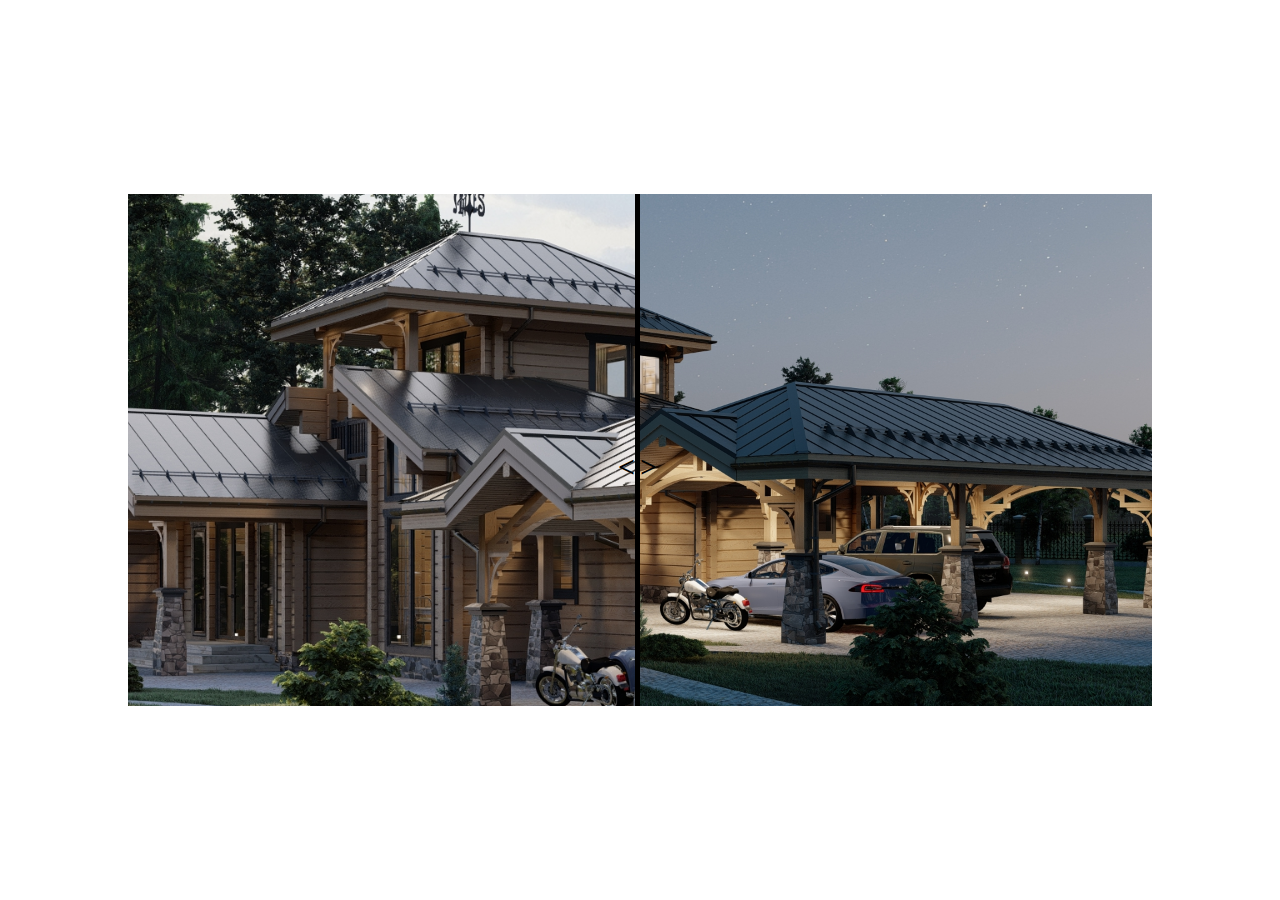
<file: before-after plugin/index.html>
<!DOCTYPE html>
<html lang="en">
<head>
    <link rel="stylesheet" href="./styles.css"  type="text/css">
    <meta charset="UTF-8">
    <title>after before plugin</title>
</head>
<body>
<div class="slider" id="slider">
    <div class="slider__before"></div>
    <div class="slider__resize"></div>
    <div class="slider__after"></div>
</div>
<script src="script.js"></script>
</body>
</html>
</file>
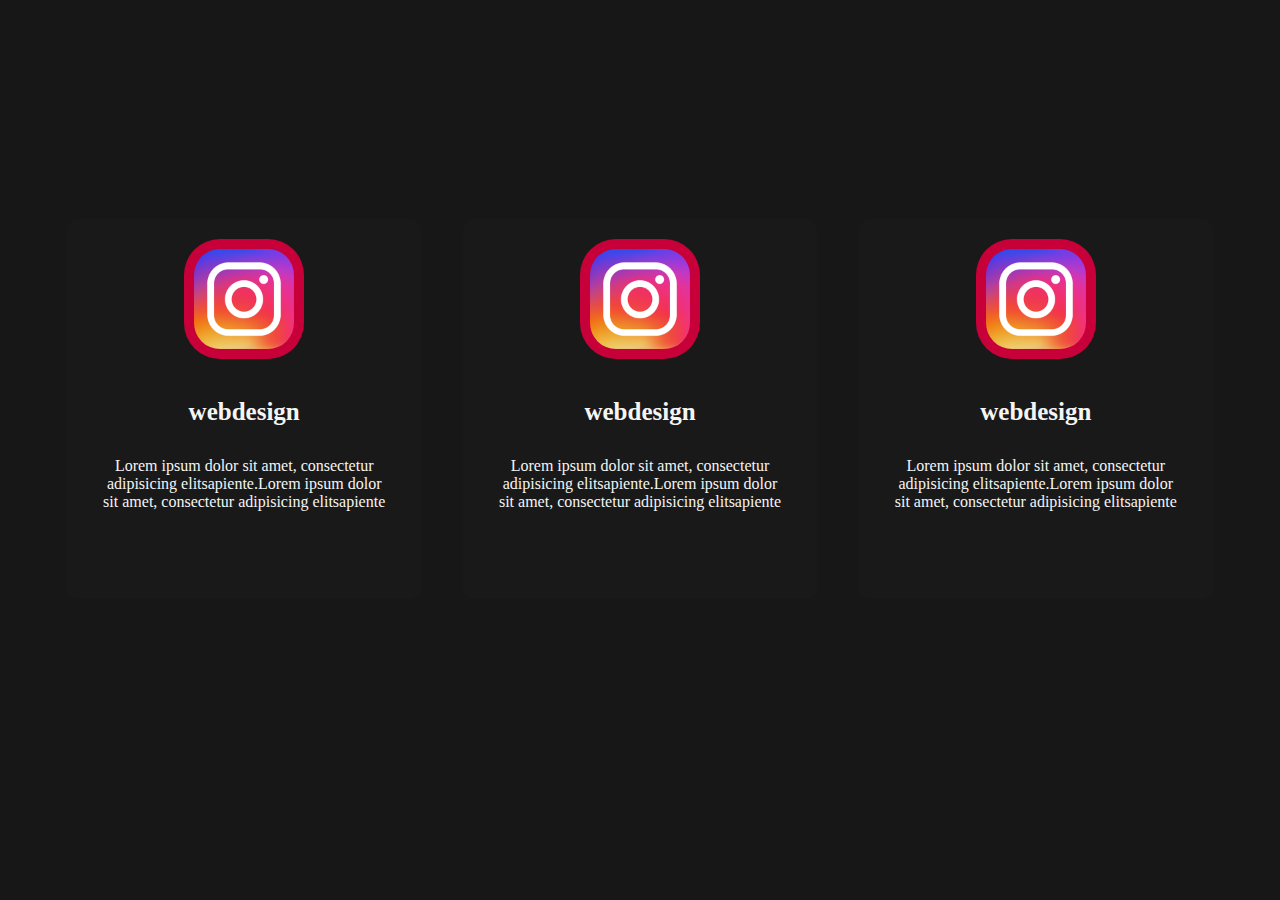
<file: full bgd anim/index.html>
<!DOCTYPE html>
<html lang="en">
  <head>
    <meta charset="UTF-8" />
    <title>pure ccs hover eff</title>
    <link rel="stylesheet" href="./styles.css" type="text/css" />
  </head>
  <body>
    <div class="content">
      <div class="service">
        <div class="img">
          <img src="logo-ig-png-32464.png" />
        </div>
        <div class="description">
          <h2>webdesign</h2>
          <p>
            Lorem ipsum dolor sit amet, consectetur adipisicing
            elitsapiente.Lorem ipsum dolor sit amet, consectetur adipisicing
            elitsapiente
          </p>
        </div>
      </div>
      <div class="service">
        <div class="img">
          <img src="logo-ig-png-32464.png" />
        </div>
        <div class="description">
          <h2>webdesign</h2>
          <p>
            Lorem ipsum dolor sit amet, consectetur adipisicing
            elitsapiente.Lorem ipsum dolor sit amet, consectetur adipisicing
            elitsapiente
          </p>
        </div>
      </div>
      <div class="service">
        <div class="img">
          <img src="logo-ig-png-32464.png" />
        </div>
        <div class="description">
          <h2>webdesign</h2>
          <p>
            Lorem ipsum dolor sit amet, consectetur adipisicing
            elitsapiente.Lorem ipsum dolor sit amet, consectetur adipisicing
            elitsapiente
          </p>
        </div>
      </div>
    </div>
  </body>
</html>
</file>
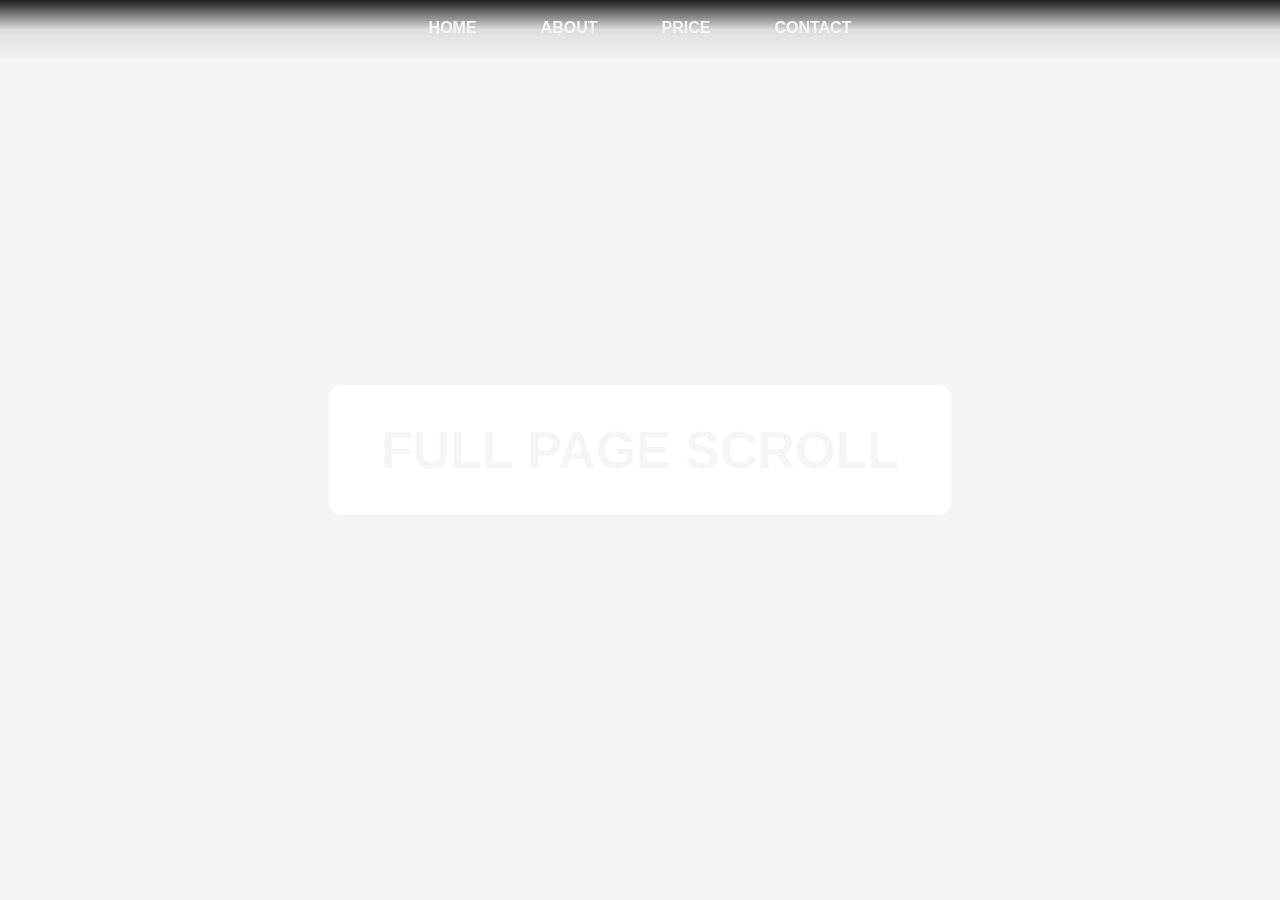
<file: fullpage scroll/index.html>
<!DOCTYPE html>
<html lang="en">
<head>
    <meta charset="UTF-8">
    <title>Title</title>
<link rel="stylesheet" href="./styles.css"  type="text/css">
</head>
<body>
<div class="smooth">
  <div class="header">
    <ul>
      <li><a href="#home">home</a></li>
      <li><a href="#about">about</a></li>
      <li><a href="#price">price</a></li>
      <li><a href="#contact">contact</a></li>
    </ul>
  </div>
  <section id="home">
    <h2>Full Page Scroll</h2>
  </section>
  <section id="about">
    <h2>About Section</h2>
  </section>
  <section id="price">
    <h2>Price Section</h2>
  </section>
  <section id="contact">
    <h2>Contact Section</h2>
  </section>
</div>

</body>
</html>
</file>
<file: before-after plugin/styles.css>
* {
    margin:0;
    padding: 0;
    box-sizing: border-box;
}
body {
    display:flex;
    justify-content: center;
    align-items: center;
    width: 100vw;
    height:100vh;
}
.slider {
    width:1024px;
    height: 512px;
    position: relative;
    background: grey;
}
.slider__before {
    width:512px;
    height: 512px;
    position: absolute;
    z-index: 2;
    background: url('./before.jpg') no-repeat center center;
    background-size: cover;
    background-attachment: fixed;
}
.slider__after {
    width:1024px;
    height: 512px;
    position: absolute;
    /*z-index: 3;*/
    background: url('./after.jpg') no-repeat center center;
    background-size: contain;
    background-attachment: fixed;

}
.slider__resize {
    width: 5px;
    position: absolute;
    height:100%;
    right: 0;
    top: 0;
    background: black;
    cursor: e-resize;
}
.slider__resize:before {
    content: '<';
    position: absolute;
    font-size: 30px;
    font-weight: 900;
    top: 50%;
    right: 5px;
}
.slider__resize:after {
    content: '>';
    position: absolute;
    font-size: 30px;
    font-weight: 900;
    top: 50%;
    left: 5px;
}
</file>
<file: full bgd anim/styles.css>
body {
  background: #171717;
  overflow: hidden;
}

.content {
  height: auto;
  width: 100%;
  overflow: hidden;
  text-align: center;
  margin-top: 200px;
}

.service {
  height: 380px;
  width: 28%;
  margin: 1.5%;
  background-color: #191919;
  display: inline-block;
  position: relative;
  text-align: center;
  z-index: 2;
  border-radius: 10px;
  overflow: hidden;
  animation: opacity 1.4s ease;
}

.img {
  text-align: center;
}

.img img {
  display: inline-block;
  z-index: 2;
  position: relative;
  margin: 20px;
  border-radius: 30%;
  padding: 10px;
  border: 0px solid #c70039;
  background: #c70039;
  box-shadow: 0px 0px 0px #c70039;
  height: 100px;
  transition: all 0.8s ease;
}

.service:hover .img img {
  box-shadow: 0px 0px 0px 400px #c70039;
}

.description {
  color: whitesmoke;
  position: relative;
  display: inline-block;
  z-index: 2;
}

h2 {
  padding: 10px;
  margin: 5px;
  font-size: 25px;
}

p {
  padding: 5px;
  width: 290px;
  font-size: 16px;
}
</file>
<file: fullpage scroll/styles.css>
*, ::before, ::after {
    box-sizing: border-box;
}
body {
    position: relative;
    margin: 0;
    overflow: hidden;
    display: flex;
    height: 100vh;
    flex-direction: column;
    line-height: 1.5;
    font-family: 'Roboto Condensed', sans-serif;
    font-size: 62.5%;
    color: #f4f4f4;
    background-color: #1d1e22;
}

.smooth {
    position: relative;
    width: 100%;
    height: 100%;
    scroll-behavior: smooth;
    overflow-y: scroll;
    scroll-snap-type: mandatory;
    scroll-snap-points-y: repeat(100vh);
    scroll-snap-type: y mandatory;
}
.header {
    position: fixed;
    top: 0;
    z-index: 1;
    display: flex;
    width: 100%;
    min-height: 60px;
    font-size: 1rem;
    background-image: linear-gradient(180deg, #1d1e22, rgba(29, 30, 34, 0.1), transparent);
    mix-blend-mode: luminosity;
}
.header ul {
    margin: 0;
    padding: 0;
    list-style-type: none;
    display: flex;
    width: 100%;
    justify-content: center;
}
.header ul li {
    margin: 0 1em;
    padding: 1em;
}
.header ul li a {
    position: relative;
    text-decoration: none;
    text-transform: uppercase;
    font-weight: 600;
    color: #f4f4f4;
}
.header ul li a::after {
    position: absolute;
    bottom: -3px;
    left: 0;
    content: '';
    width: 0;
    height: 3px;
    transition: all 0.2s linear;
}
.header ul li a:hover::after {
    width: 100%;
    background-color: #f4f4f4;
}
section {
    position: relative;
    display: flex;
    width: 100%;
    min-height: 100vh;
    flex-flow: column wrap;
    align-items: center;
    justify-content: center;
    font-size: 1rem;
    background-color: #f4f4f4;
    background-image: url(https://i.postimg.cc/15R3qZR2/london-3841024-1920.jpg);
    background-size: cover;
    scroll-snap-align: center;
}
section h2 {
    text-transform: uppercase;
    font-size: 3.25rem;
    font-weight: 900;
    padding: 0.5em 1em;
    color: #1d1e22;
    background-color: #f4f4f4;
    mix-blend-mode: screen;
    border-radius: 0.25em;
    pointer-events: none;
    user-select: none;

}
section:nth-child(2) {
    background-image: url(https://i.postimg.cc/y8dxwCwc/balloons-388973-960-720.jpg);
}
section:nth-child(3) {
    background-image: url(https://i.postimg.cc/bYWmGqRN/2.jpg);
}
section:nth-child(4) {
    background-image: url(https://i.postimg.cc/VLPjQvRM/4.jpg);
}
</file>
